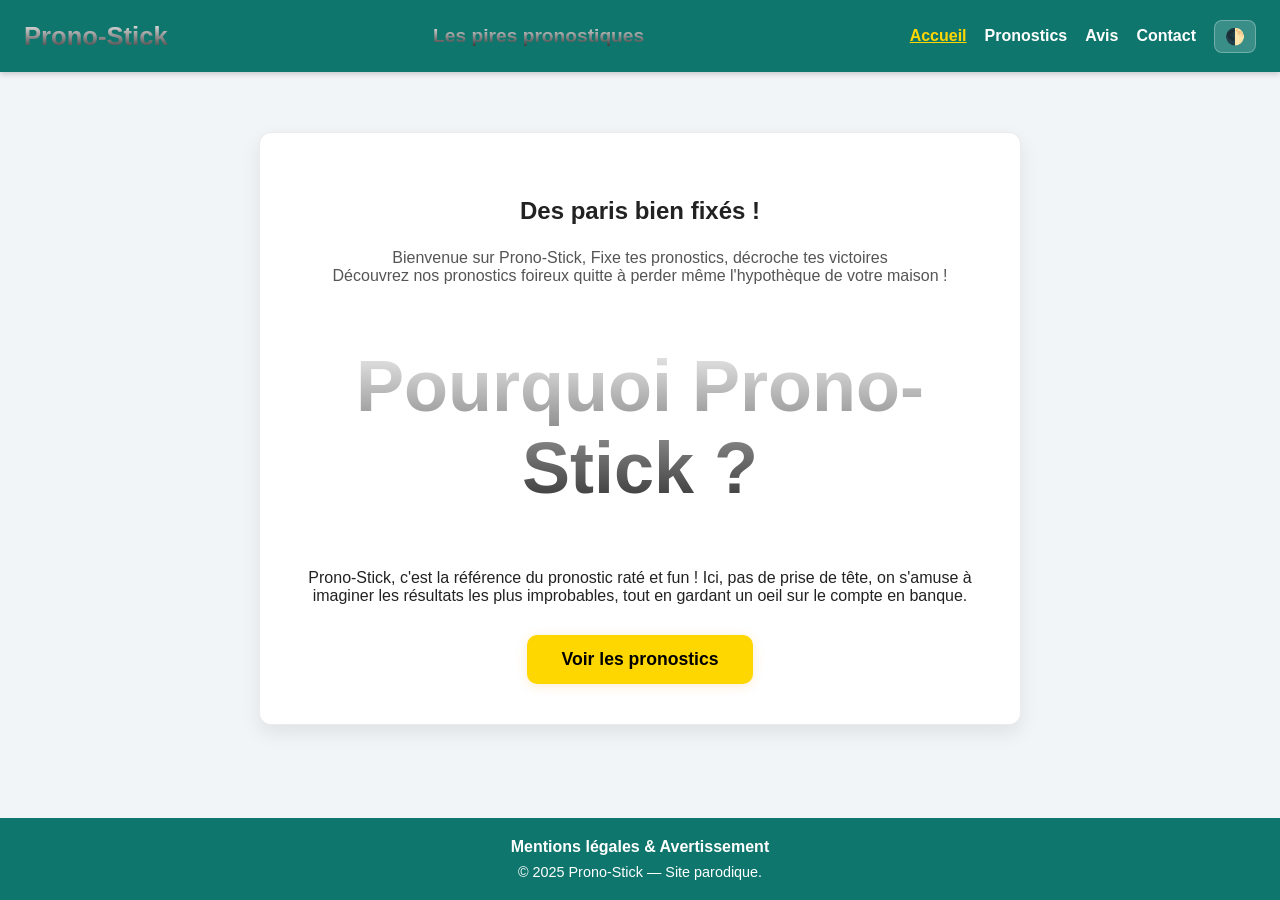
<file: index.html>
<!DOCTYPE html>
<html lang="fr">
<head>
  <meta charset="UTF-8">
  <title>Prono-Stick - Site Parodique</title>
  <meta name="description" content="Prono-Stick — Site parodique de pronostics sportifs. Humour, fun et faux bons conseils sur vos matchs préférés.">
  <meta name="viewport" content="width=device-width, initial-scale=1">
  <link rel="stylesheet" href="style.css">
  <link rel="icon" href="assets/favicon.svg" type="image/svg+xml">
</head>
<body>
  <input type="checkbox" id="theme-toggle">
  <div class="page-wrapper">
    <header class="header">
        <h1 class="logo">Prono-Stick</h1>
        <h2 class="site-title">Les pires pronostiques</h2>
        <nav class="nav">
          <li><a href="index.html" class="active">Accueil</a></li>
          <li><a href="pronos.html">Pronostics</a></li>
          <li><a href="avis.html">Avis</a></li>
          <li><a href="contact.html">Contact</a></li>
          <label for="theme-toggle" class="theme-toggle-label" aria-label="Basculer thème">🌓</label>
        </nav>
    </header>

    <main class="container">
      <section class="main-content">
        <h3 class="slogan">Des paris bien fixés !</h3>
        <p class="description">
          Bienvenue sur Prono-Stick, Fixe tes pronostics, décroche tes victoires<br>
          Découvrez nos pronostics foireux quitte à perder même l'hypothèque de votre maison !
        </p>
        <h2>Pourquoi Prono-Stick ?</h2>
        <p>
          Prono-Stick, c'est la référence du pronostic raté et fun ! Ici, pas de prise de tête, on s'amuse à imaginer les résultats les plus improbables, tout en gardant un oeil sur le compte en banque.
        </p>
        <div style="margin: 30px 0 0 0; text-align:center;">
            <a href="pronos.html" style="display:inline-block; background:#ffd700; color:#000000; padding:14px 34px; border-radius:10px; text-decoration:none; font-weight:bold; font-size:1.1em; box-shadow:0 2px 12px rgba(255,152,0,0.18);">
              Voir les pronostics
            </a>
        </div>
      </section>
    </main>

    <footer class="footer">
      <div class="footer-inner">
        <a href="mentions.html">Mentions légales & Avertissement</a>
        <p>© 2025 Prono-Stick — Site parodique.</p>
      </div>
    </footer>
  </div>
</body>
</html>
</file>
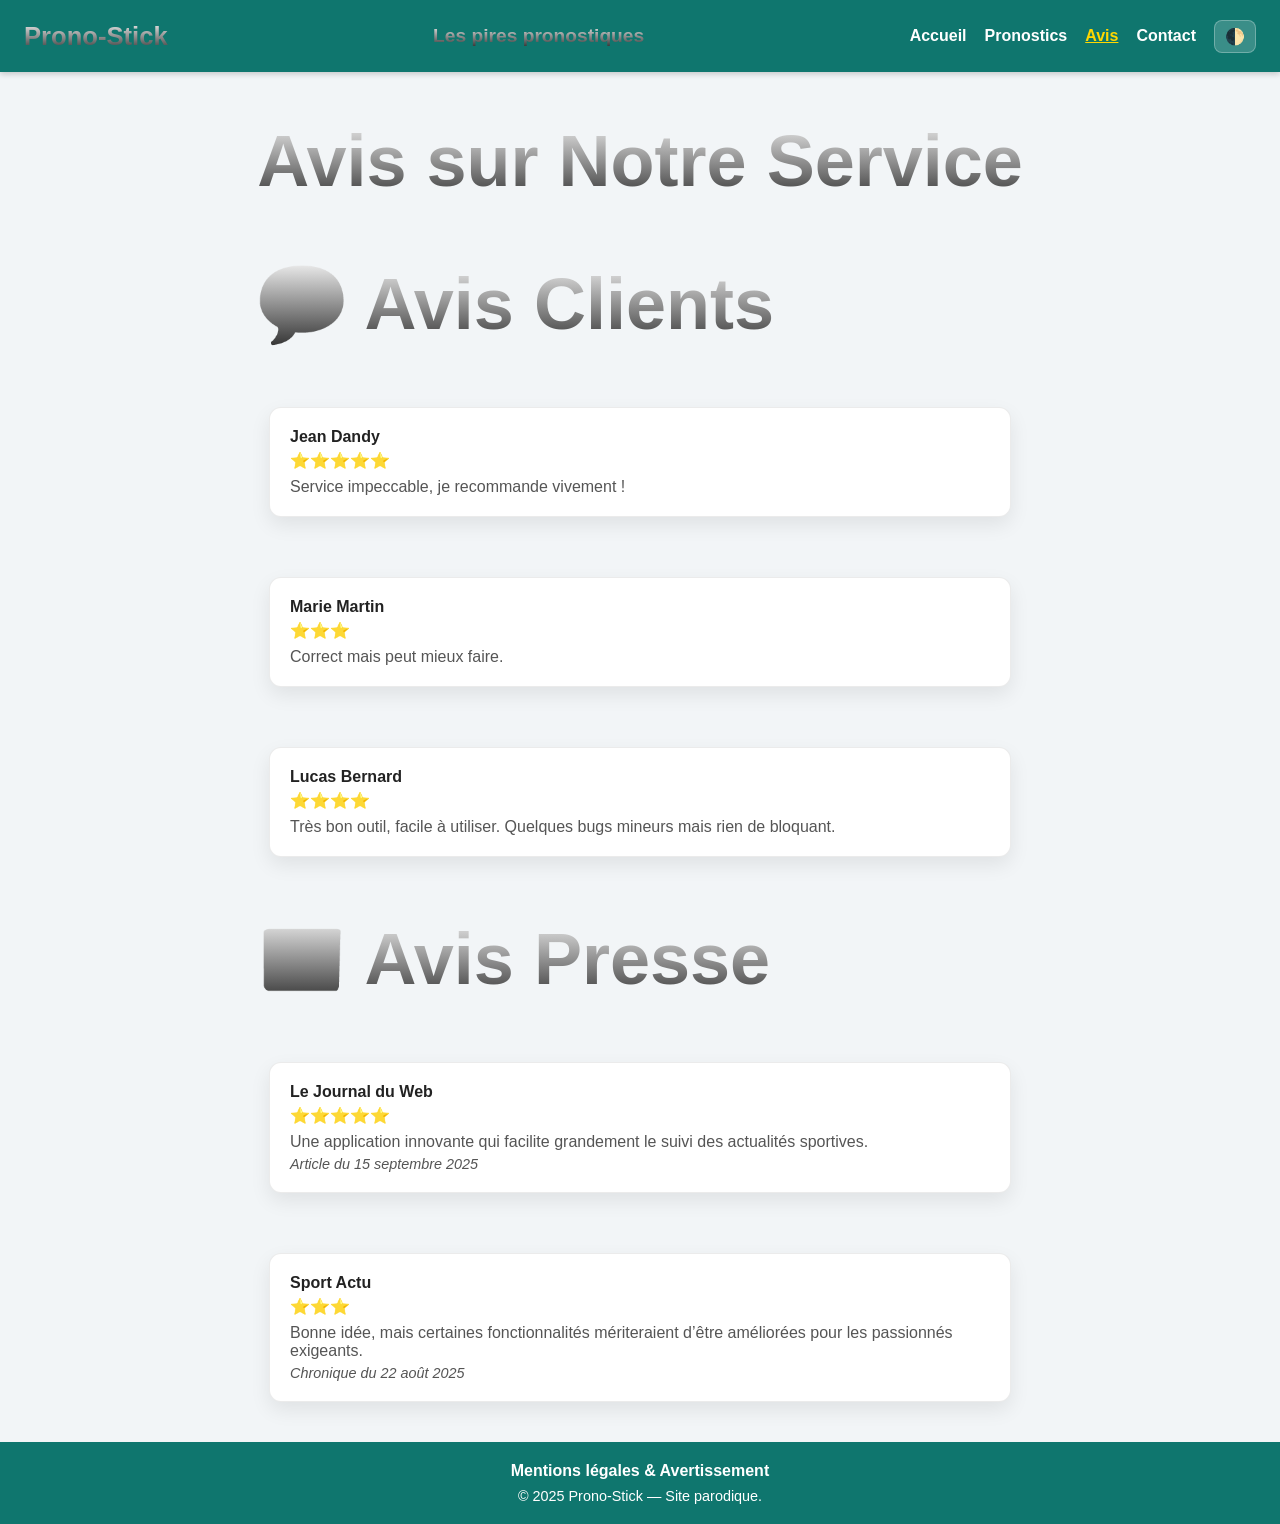
<file: avis.html>
<!DOCTYPE html>
<html lang="fr">
<head>
  <meta charset="UTF-8">
  <title>Avis Clients et Presse - Prono-Stick</title>
  <meta name="description" content="Prono-Stick — Site parodique de pronostics sportifs.">
  <meta name="viewport" content="width=device-width, initial-scale=1">
  <link rel="stylesheet" href="style.css">
  <link rel="icon" href="assets/favicon.svg" type="image/svg+xml">
</head>
<body>
  <input type="checkbox" id="theme-toggle">
  <div class="page-wrapper">
    <header class="header">
        <h1 class="logo">Prono-Stick</h1>
        <h2 class="site-title">Les pires pronostiques</h2>
        <nav class="nav">
          <li><a href="index.html">Accueil</a></li>
          <li><a href="pronos.html">Pronostics</a></li>
          <li><a href="avis.html" class="active">Avis</a></li>
          <li><a href="contact.html">Contact</a></li>
          <label for="theme-toggle" class="theme-toggle-label" aria-label="Basculer thème">🌓</label>
        </nav>
    </header>

    <main class="container">
      <div class="avis-container">
        <h1 style="text-align: center;">Avis sur Notre Service</h1>
        
        <h2>💬 Avis Clients</h2>
        <div class="avis">
          <div class="auteur">Jean Dandy</div>
          <div class="note">⭐⭐⭐⭐⭐</div>
          <div class="commentaire">Service impeccable, je recommande vivement !</div>
        </div>
        <div class="avis">
          <div class="auteur">Marie Martin</div>
          <div class="note">⭐⭐⭐</div>
          <div class="commentaire">Correct mais peut mieux faire.</div>
        </div>
        <div class="avis">
          <div class="auteur">Lucas Bernard</div>
          <div class="note">⭐⭐⭐⭐</div>
          <div class="commentaire">Très bon outil, facile à utiliser. Quelques bugs mineurs mais rien de bloquant.</div>
        </div>

        <h2>📰 Avis Presse</h2>
        <div class="avis">
          <div class="auteur">Le Journal du Web</div>
          <div class="note">⭐⭐⭐⭐⭐</div>
          <div class="commentaire">Une application innovante qui facilite grandement le suivi des actualités sportives.</div>
          <div class="source">Article du 15 septembre 2025</div>
        </div>
        <div class="avis">
          <div class="auteur">Sport Actu</div>
          <div class="note">⭐⭐⭐</div>
          <div class="commentaire">Bonne idée, mais certaines fonctionnalités mériteraient d’être améliorées pour les passionnés exigeants.</div>
          <div class="source">Chronique du 22 août 2025</div>
        </div>
      </div>
    </main>

    <footer class="footer">
      <div class="footer-inner">
        <a href="mentions.html">Mentions légales & Avertissement</a>
        <p>© 2025 Prono-Stick — Site parodique.</p>
      </div>
    </footer>
  </div>
</body>
</html>
</file>
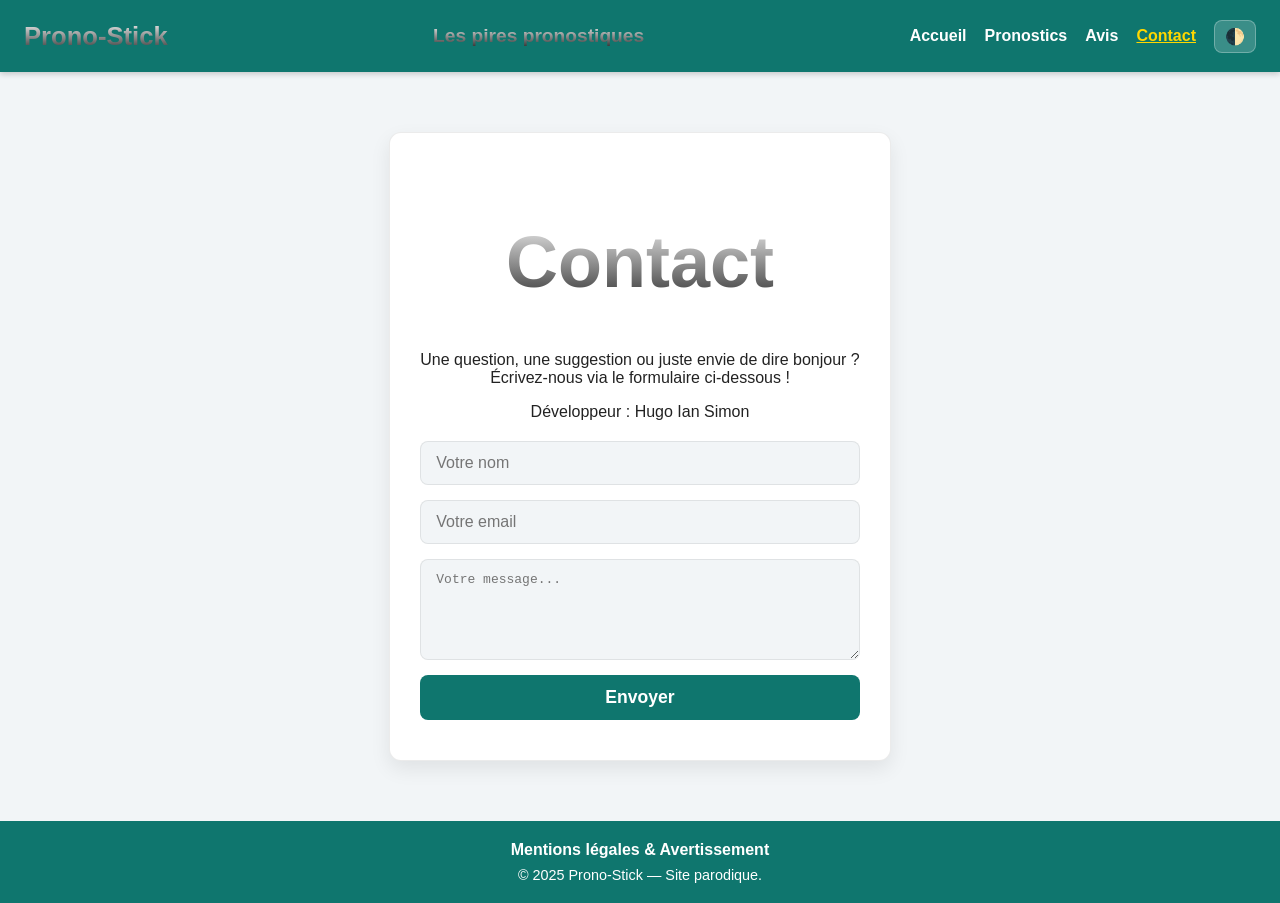
<file: contact.html>
<!DOCTYPE html>
<html lang="fr">
<head>
  <meta charset="UTF-8">
  <title>Contact - Prono-Stick</title>
  <meta name="description" content="Prono-Stick — Site parodique de pronostics sportifs.">
  <meta name="viewport" content="width=device-width, initial-scale=1">
  <link rel="stylesheet" href="style.css">
  <link rel="icon" href="assets/favicon.svg" type="image/svg+xml">
</head>
<body>
  <input type="checkbox" id="theme-toggle">
  <div class="page-wrapper">
    <header class="header">
        <h1 class="logo">Prono-Stick</h1>
        <h2 class="site-title">Les pires pronostiques</h2>
        <nav class="nav">
          <li><a href="index.html">Accueil</a></li>
          <li><a href="pronos.html">Pronostics</a></li>
          <li><a href="avis.html">Avis</a></li>
          <li><a href="contact.html" class="active">Contact</a></li>
          <label for="theme-toggle" class="theme-toggle-label" aria-label="Basculer thème">🌓</label>
        </nav>
    </header>

    <main class="container">
      <div class="contact-container">
        <h1>Contact</h1>
        <p>Une question, une suggestion ou juste envie de dire bonjour ?<br>Écrivez-nous via le formulaire ci-dessous !</p>
        <ul class="dev-list">
          <li>Développeur : Hugo Ian Simon</li>
        </ul>
        <form class="contact-form" autocomplete="off">
          <input type="text" name="name" placeholder="Votre nom" required>
          <input type="email" name="email" placeholder="Votre email" required>
          <textarea name="message" rows="5" placeholder="Votre message..." required></textarea>
          <button type="submit">Envoyer</button>
        </form>
      </div>
    </main>

    <footer class="footer">
      <div class="footer-inner">
        <a href="mentions.html">Mentions légales & Avertissement</a>
        <p>© 2025 Prono-Stick — Site parodique.</p>
      </div>
    </footer>
  </div>
</body>
</html>
</file>
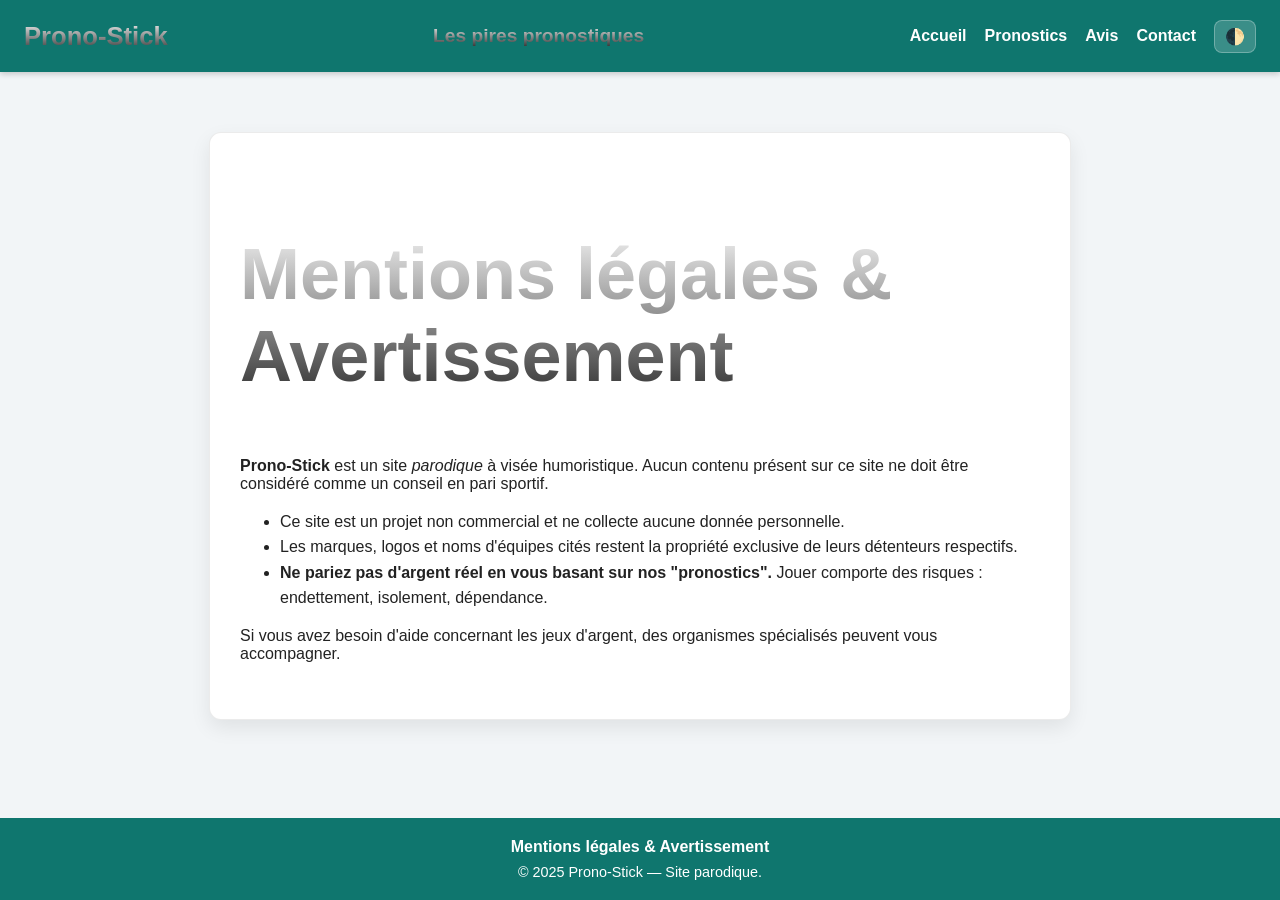
<file: mentions.html>
<!DOCTYPE html>
<html lang="fr">
<head>
  <meta charset="UTF-8">
  <title>Mentions légales & Avertissement - Prono-Stick</title>
  <meta name="viewport" content="width=device-width, initial-scale=1">
  <link rel="stylesheet" href="style.css">
  <link rel="icon" href="assets/favicon.svg" type="image/svg+xml">
</head>
<body>
  <input type="checkbox" id="theme-toggle">
  <div class="page-wrapper">
    <header class="header">
      <h1 class="logo">Prono-Stick</h1>
      <h2 class="site-title">Les pires pronostiques</h2>
      <nav class="nav">
        <li><a href="index.html">Accueil</a></li>
        <li><a href="pronos.html">Pronostics</a></li>
        <li><a href="avis.html">Avis</a></li>
        <li><a href="contact.html">Contact</a></li>
        <label for="theme-toggle" class="theme-toggle-label" aria-label="Basculer thème">🌓</label>
      </nav>
    </header>

    <main class="container">
      <section class="main-content" style="max-width: 800px; text-align: left;">
          <h1>Mentions légales &amp; Avertissement</h1>
          <p><strong>Prono-Stick</strong> est un site <em>parodique</em> à visée humoristique. Aucun contenu présent sur ce site ne doit être considéré comme un conseil en pari sportif.</p>
          <ul style="line-height: 1.6;">
            <li>Ce site est un projet non commercial et ne collecte aucune donnée personnelle.</li>
            <li>Les marques, logos et noms d'équipes cités restent la propriété exclusive de leurs détenteurs respectifs.</li>
            <li><strong>Ne pariez pas d'argent réel en vous basant sur nos "pronostics".</strong> Jouer comporte des risques : endettement, isolement, dépendance.</li>
          </ul>
          <p>Si vous avez besoin d'aide concernant les jeux d'argent, des organismes spécialisés peuvent vous accompagner.</p>
      </section>
    </main>

    <footer class="footer">
      <div class="footer-inner">
        <a href="mentions.html">Mentions légales & Avertissement</a>
        <p>© 2025 Prono-Stick — Site parodique.</p>
      </div>
    </footer>
  </div>
</body>
</html>
</file>
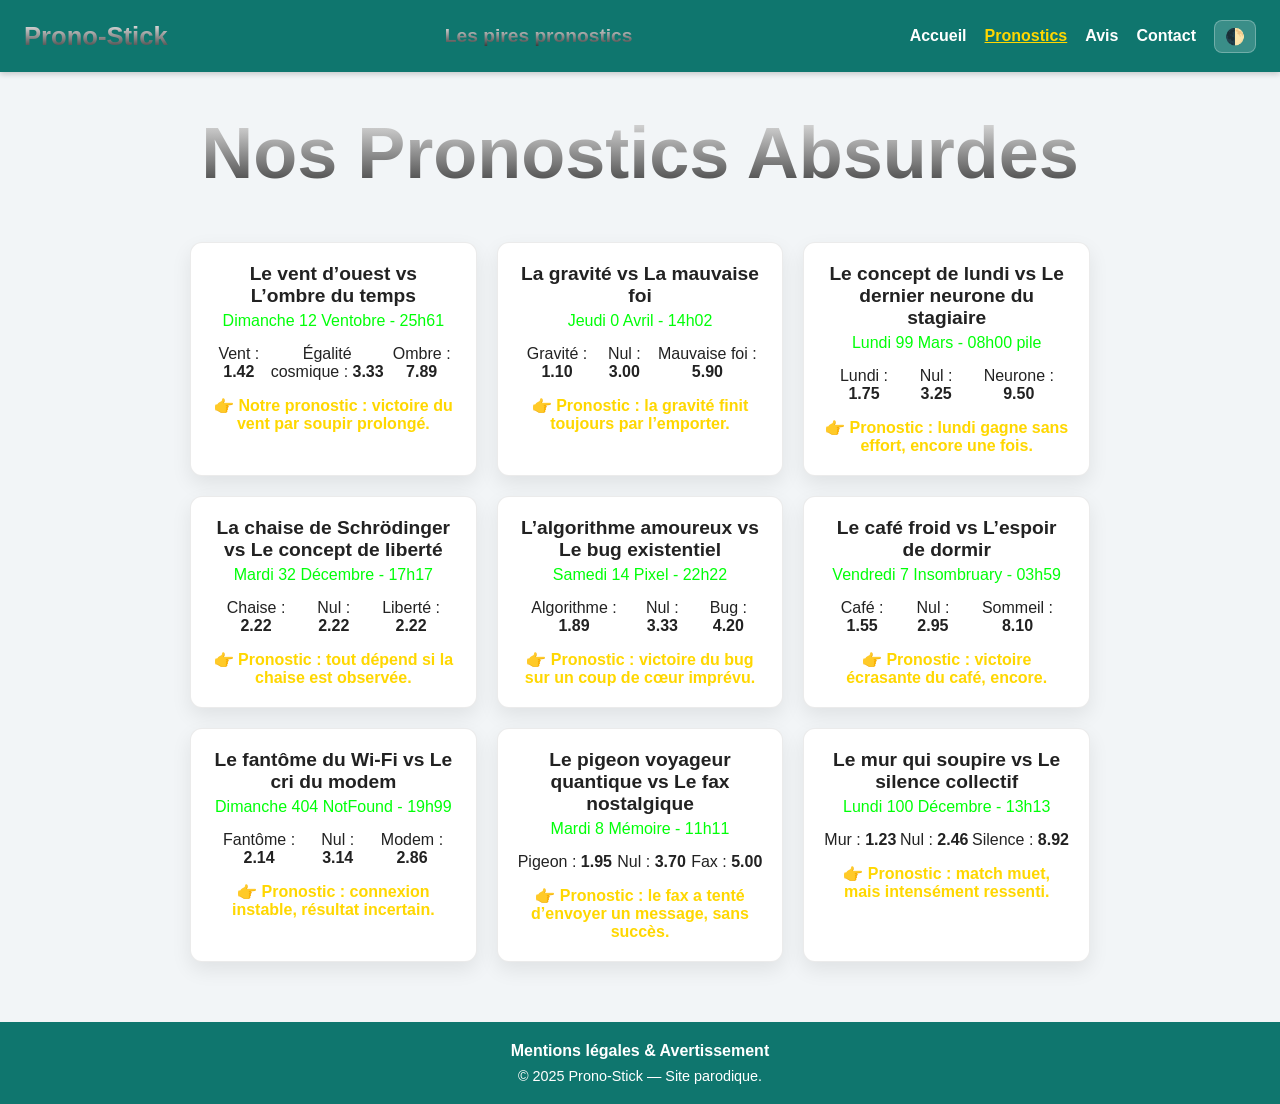
<file: pronos.html>
<!DOCTYPE html>
<html lang="fr">
<head>
  <meta charset="UTF-8">
  <title>Pronostics - Prono-Stick</title>
  <meta name="description" content="Prono-Stick — Site parodique de pronostics surréalistes.">
  <meta name="viewport" content="width=device-width, initial-scale=1">
  <link rel="stylesheet" href="style.css">
  <link rel="icon" href="assets/favicon.svg" type="image/svg+xml">
</head>
<body>
  <input type="checkbox" id="theme-toggle">
  <div class="page-wrapper">
    <header class="header">
        <h1 class="logo">Prono-Stick</h1>
        <h2 class="site-title">Les pires pronostics</h2>
        <nav class="nav">
          <li><a href="index.html">Accueil</a></li>
          <li><a href="pronos.html" class="active">Pronostics</a></li>
          <li><a href="avis.html">Avis</a></li>
          <li><a href="contact.html">Contact</a></li>
          <label for="theme-toggle" class="theme-toggle-label" aria-label="Basculer thème">🌓</label>
        </nav>
    </header>

    <main class="container">
      <h1 style="text-align: center; margin-top: 40px;">Nos Pronostics Absurdes</h1>
      <div class="pronos-container">

        <div class="prono-card">
          <div class="match">Le vent d’ouest vs L’ombre du temps</div>
          <div class="date">Dimanche 12 Ventobre - 25h61</div>
          <div class="cotes">
            <span>Vent : <b>1.42</b></span>
            <span>Égalité cosmique : <b>3.33</b></span>
            <span>Ombre : <b>7.89</b></span>
          </div>
          <div class="conseil">👉 Notre pronostic : victoire du vent par soupir prolongé.</div>
        </div>

        <div class="prono-card">
          <div class="match">La gravité vs La mauvaise foi</div>
          <div class="date">Jeudi 0 Avril - 14h02</div>
          <div class="cotes">
            <span>Gravité : <b>1.10</b></span>
            <span>Nul : <b>3.00</b></span>
            <span>Mauvaise foi : <b>5.90</b></span>
          </div>
          <div class="conseil">👉 Pronostic : la gravité finit toujours par l’emporter.</div>
        </div>

        <div class="prono-card">
          <div class="match">Le concept de lundi vs Le dernier neurone du stagiaire</div>
          <div class="date">Lundi 99 Mars - 08h00 pile</div>
          <div class="cotes">
            <span>Lundi : <b>1.75</b></span>
            <span>Nul : <b>3.25</b></span>
            <span>Neurone : <b>9.50</b></span>
          </div>
          <div class="conseil">👉 Pronostic : lundi gagne sans effort, encore une fois.</div>
        </div>

        <div class="prono-card">
          <div class="match">La chaise de Schrödinger vs Le concept de liberté</div>
          <div class="date">Mardi 32 Décembre - 17h17</div>
          <div class="cotes">
            <span>Chaise : <b>2.22</b></span>
            <span>Nul : <b>2.22</b></span>
            <span>Liberté : <b>2.22</b></span>
          </div>
          <div class="conseil">👉 Pronostic : tout dépend si la chaise est observée.</div>
        </div>

        <div class="prono-card">
          <div class="match">L’algorithme amoureux vs Le bug existentiel</div>
          <div class="date">Samedi 14 Pixel - 22h22</div>
          <div class="cotes">
            <span>Algorithme : <b>1.89</b></span>
            <span>Nul : <b>3.33</b></span>
            <span>Bug : <b>4.20</b></span>
          </div>
          <div class="conseil">👉 Pronostic : victoire du bug sur un coup de cœur imprévu.</div>
        </div>

        <div class="prono-card">
          <div class="match">Le café froid vs L’espoir de dormir</div>
          <div class="date">Vendredi 7 Insombruary - 03h59</div>
          <div class="cotes">
            <span>Café : <b>1.55</b></span>
            <span>Nul : <b>2.95</b></span>
            <span>Sommeil : <b>8.10</b></span>
          </div>
          <div class="conseil">👉 Pronostic : victoire écrasante du café, encore.</div>
        </div>

        <div class="prono-card">
          <div class="match">Le fantôme du Wi-Fi vs Le cri du modem</div>
          <div class="date">Dimanche 404 NotFound - 19h99</div>
          <div class="cotes">
            <span>Fantôme : <b>2.14</b></span>
            <span>Nul : <b>3.14</b></span>
            <span>Modem : <b>2.86</b></span>
          </div>
          <div class="conseil">👉 Pronostic : connexion instable, résultat incertain.</div>
        </div>

        <div class="prono-card">
          <div class="match">Le pigeon voyageur quantique vs Le fax nostalgique</div>
          <div class="date">Mardi 8 Mémoire - 11h11</div>
          <div class="cotes">
            <span>Pigeon : <b>1.95</b></span>
            <span>Nul : <b>3.70</b></span>
            <span>Fax : <b>5.00</b></span>
          </div>
          <div class="conseil">👉 Pronostic : le fax a tenté d’envoyer un message, sans succès.</div>
        </div>

        <div class="prono-card">
          <div class="match">Le mur qui soupire vs Le silence collectif</div>
          <div class="date">Lundi 100 Décembre - 13h13</div>
          <div class="cotes">
            <span>Mur : <b>1.23</b></span>
            <span>Nul : <b>2.46</b></span>
            <span>Silence : <b>8.92</b></span>
          </div>
          <div class="conseil">👉 Pronostic : match muet, mais intensément ressenti.</div>
        </div>

      </div>
    </main>

    <footer class="footer">
      <div class="footer-inner">
        <a href="mentions.html">Mentions légales & Avertissement</a>
        <p>© 2025 Prono-Stick — Site parodique.</p>
      </div>
    </footer>
  </div>
</body>
</html>
</file>
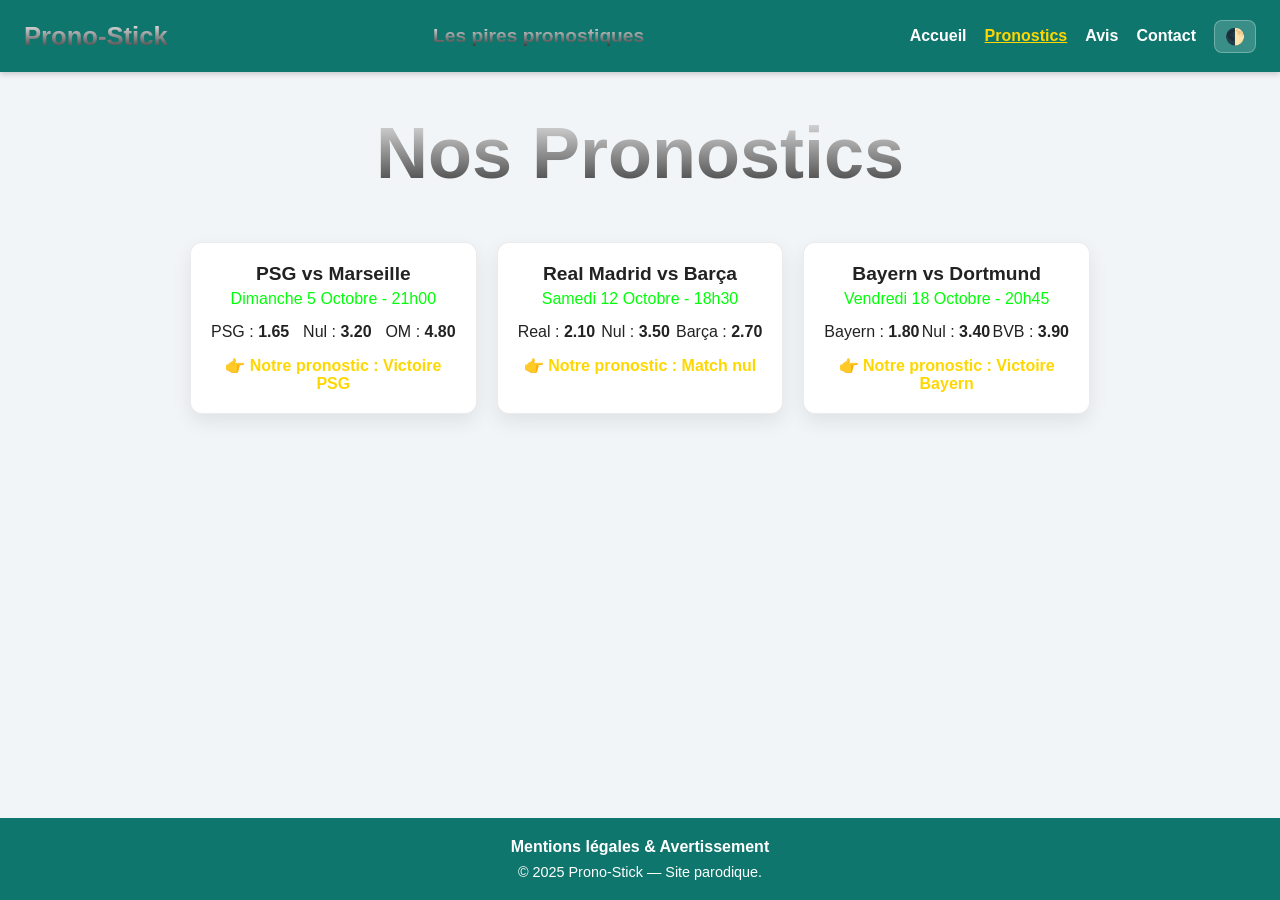
<file: pronos2.html>
<!DOCTYPE html>
<html lang="fr">
<head>
  <meta charset="UTF-8">
  <title>Pronostics - Prono-Stick</title>
  <meta name="description" content="Prono-Stick — Site parodique de pronostics sportifs.">
  <meta name="viewport" content="width=device-width, initial-scale=1">
  <link rel="stylesheet" href="style.css">
  <link rel="icon" href="assets/favicon.svg" type="image/svg+xml">
</head>
<body>
  <input type="checkbox" id="theme-toggle">
  <div class="page-wrapper">
    <header class="header">
        <h1 class="logo">Prono-Stick</h1>
        <h2 class="site-title">Les pires pronostiques</h2>
        <nav class="nav">
          <li><a href="index.html">Accueil</a></li>
          <li><a href="pronos.html" class="active">Pronostics</a></li>
          <li><a href="avis.html">Avis</a></li>
          <li><a href="contact.html">Contact</a></li>
          <label for="theme-toggle" class="theme-toggle-label" aria-label="Basculer thème">🌓</label>
        </nav>
    </header>

    <main class="container">
      <h1 style="text-align: center; margin-top: 40px;">Nos Pronostics</h1>
      <div class="pronos-container">
        <div class="prono-card">
          <div class="match">PSG vs Marseille</div>
          <div class="date">Dimanche 5 Octobre - 21h00</div>
          <div class="cotes">
            <span>PSG : <b>1.65</b></span>
            <span>Nul : <b>3.20</b></span>
            <span>OM : <b>4.80</b></span>
          </div>
          <div class="conseil">👉 Notre pronostic : Victoire PSG</div>
        </div>
        <div class="prono-card">
          <div class="match">Real Madrid vs Barça</div>
          <div class="date">Samedi 12 Octobre - 18h30</div>
          <div class="cotes">
            <span>Real : <b>2.10</b></span>
            <span>Nul : <b>3.50</b></span>
            <span>Barça : <b>2.70</b></span>
          </div>
          <div class="conseil">👉 Notre pronostic : Match nul</div>
        </div>
        <div class="prono-card">
          <div class="match">Bayern vs Dortmund</div>
          <div class="date">Vendredi 18 Octobre - 20h45</div>
          <div class="cotes">
            <span>Bayern : <b>1.80</b></span>
            <span>Nul : <b>3.40</b></span>
            <span>BVB : <b>3.90</b></span>
          </div>
          <div class="conseil">👉 Notre pronostic : Victoire Bayern</div>
        </div>
      </div>
    </main>

    <footer class="footer">
      <div class="footer-inner">
        <a href="mentions.html">Mentions légales & Avertissement</a>
        <p>© 2025 Prono-Stick — Site parodique.</p>
      </div>
    </footer>
  </div>
</body>
</html>
</file>
<file: style.css>
/* ----- Styles généraux et Variables de Thème ----- */
:root {
  --bg-light: #f2f5f7;
  --surface-light: #ffffff;
  --text-light: #222;
  --muted-light: #555;

  --bg-dark: #111827;
  --surface-dark: #1f2937;
  --text-dark: #f9fafb;
  --muted-dark: #9ca3af;
  
  --primary: #0f766e;
  --border-light: rgba(0,0,0,0.08);
  --border-dark: rgba(255,255,255,0.1);
}

body {
  margin: 0;
  padding: 0;
  font-family: Arial, sans-serif;
}

.page-wrapper {
  display: flex;
  flex-direction: column;
  min-height: 100vh;
  /* Thème clair par défaut */
  background-color: var(--bg-light);
  color: var(--text-light);
  transition: background-color 0.3s ease, color 0.3s ease;
}

.container {
  max-width: 1100px;
  margin: 0 auto;
  padding: 0 16px;
  flex-grow: 1;
}

h1, h2 {
  font-size: 72px;
  background: -webkit-linear-gradient(#eee, #333);
  -webkit-background-clip: text;
  -webkit-text-fill-color: transparent;
}

/* ----- Header ----- */
.header {
  background-color: var(--primary);
  color: #fff;
  padding: 16px 24px;
  display: flex;
  align-items: center;
  gap: 24px;
  box-shadow: 0 2px 6px rgba(0, 0, 0, 0.2);
  min-height: 72px;
  box-sizing: border-box;
}
.header .logo { margin: 0; font-size: 1.6em; font-weight: bold; linear-gradient(90deg,rgba(42, 123, 155, 1) 0%, rgba(87, 199, 133, 1) 50%, rgba(237, 221, 83, 1) 100%); }
.header .site-title { flex: 1; text-align: center; font-size: 1.2em; color: #fff; margin: 0; }
.nav { display: flex; gap: 18px; align-items: center; list-style: none; margin: 0; padding: 0; }
.nav li { list-style: none; }
.header .nav a { color: #fff; text-decoration: none; font-weight: bold; }
.header .nav a:hover, .header .nav a:focus { color: #ff9500; text-decoration: underline; }
.nav a.active { text-decoration: underline; color: #ffd700; }

/* ----- Contenus principaux (cartes, etc.) ----- */
.main-content, .avis, .prono-card, .contact-container {
  background: var(--surface-light);
  border: 1px solid var(--border-light);
  box-shadow: 0 8px 20px rgba(0,0,0,0.08);
  transition: background-color 0.3s ease, border-color 0.3s ease;
  padding: 40px 30px;
  border-radius: 12px;
  margin: 60px auto;
  max-width: 700px;
  text-align: center;
}
.main-content .description { color: var(--muted-light); }
.main-content .slogan { font-size: 1.5em; }

/* ----- Page Avis ----- */
.avis-container { max-width: 900px; margin: 40px auto; padding: 0 15px; }
.avis { padding: 20px; margin-bottom: 20px; text-align: left; }
.auteur { font-weight: bold; margin-bottom: 5px; }
.note { color: goldenrod; margin-bottom: 8px; }
.commentaire, .source { color: var(--muted-light); }
.source { font-style: italic; margin-top: 5px; font-size: 0.9em; }

/* ----- Page Pronostics ----- */
.pronos-container { max-width: 900px; margin: 30px auto 60px; display: grid; grid-template-columns: repeat(auto-fit, minmax(280px, 1fr)); gap: 20px; }
.prono-card { padding: 20px; margin: 0; }
.prono-card .match { font-weight: bold; font-size: 1.2em; margin-bottom: 5px; }
.prono-card .date { color: var(--muted-light);  color: #00ff08;  margin-bottom: 15px; }
.prono-card .cotes { display: flex; justify-content: space-between; margin-bottom: 15px; }
.prono-card .conseil { font-weight: bold; color: #ffd700; }

/* ----- Page Contact ----- */
.contact-container { max-width: 600px; }
.contact-form { display: flex; flex-direction: column; gap: 15px; margin-top: 20px; }
.contact-form input, .contact-form textarea {
  width: 100%; padding: 12px 15px; border-radius: 8px; border: 1px solid var(--border-light);
  background-color: var(--bg-light); color: var(--text-light); font-size: 1em; box-sizing: border-box;
}
.contact-form button {
  background-color: var(--primary); color: white; padding: 12px 20px; border: none;
  border-radius: 8px; font-weight: bold; font-size: 1.1em; cursor: pointer;
}
.dev-list { list-style: none; padding: 0; margin: 0 auto 20px auto; }

/* ----- Footer Unifié ----- */
.footer {
  background-color: var(--primary);
  color: #fff; padding: 20px 15px; text-align: center; margin-top: auto;
}
.footer .footer-inner { display: flex; flex-direction: column; align-items: center; gap: 8px; }
.footer p { margin: 0; font-size: 0.9em; }
.footer a { color: #fff; text-decoration: none; font-weight: bold; }
.footer a:hover { text-decoration: underline; }

/* ----- Logique du Dark Mode en pur CSS ----- */
#theme-toggle { display: none; }
.theme-toggle-label {
  cursor: pointer; background: rgba(255,255,255,0.18); border: 1px solid rgba(255,255,255,0.28);
  color: #fff; padding: 6px 10px; border-radius: 8px; user-select: none;
}
#theme-toggle:checked ~ .page-wrapper { background-color: var(--bg-dark); color: var(--text-dark); }
#theme-toggle:checked ~ .page-wrapper h1, #theme-toggle:checked ~ .page-wrapper h2 { color: var(--text-dark); }
#theme-toggle:checked ~ .page-wrapper .main-content, #theme-toggle:checked ~ .page-wrapper .avis,
#theme-toggle:checked ~ .page-wrapper .prono-card, #theme-toggle:checked ~ .page-wrapper .contact-container {
  background-color: var(--surface-dark); border-color: var(--border-dark);
}
#theme-toggle:checked ~ .page-wrapper .main-content .description, #theme-toggle:checked ~ .page-wrapper .commentaire,
#theme-toggle:checked ~ .page-wrapper .prono-card .date, #theme-toggle:checked ~ .page-wrapper .source { color: var(--muted-dark); }
#theme-toggle:checked ~ .page-wrapper .contact-form input, #theme-toggle:checked ~ .page-wrapper .contact-form textarea {
  background-color: var(--bg-dark); color: var(--text-dark); border-color: var(--border-dark);
}
</file>
